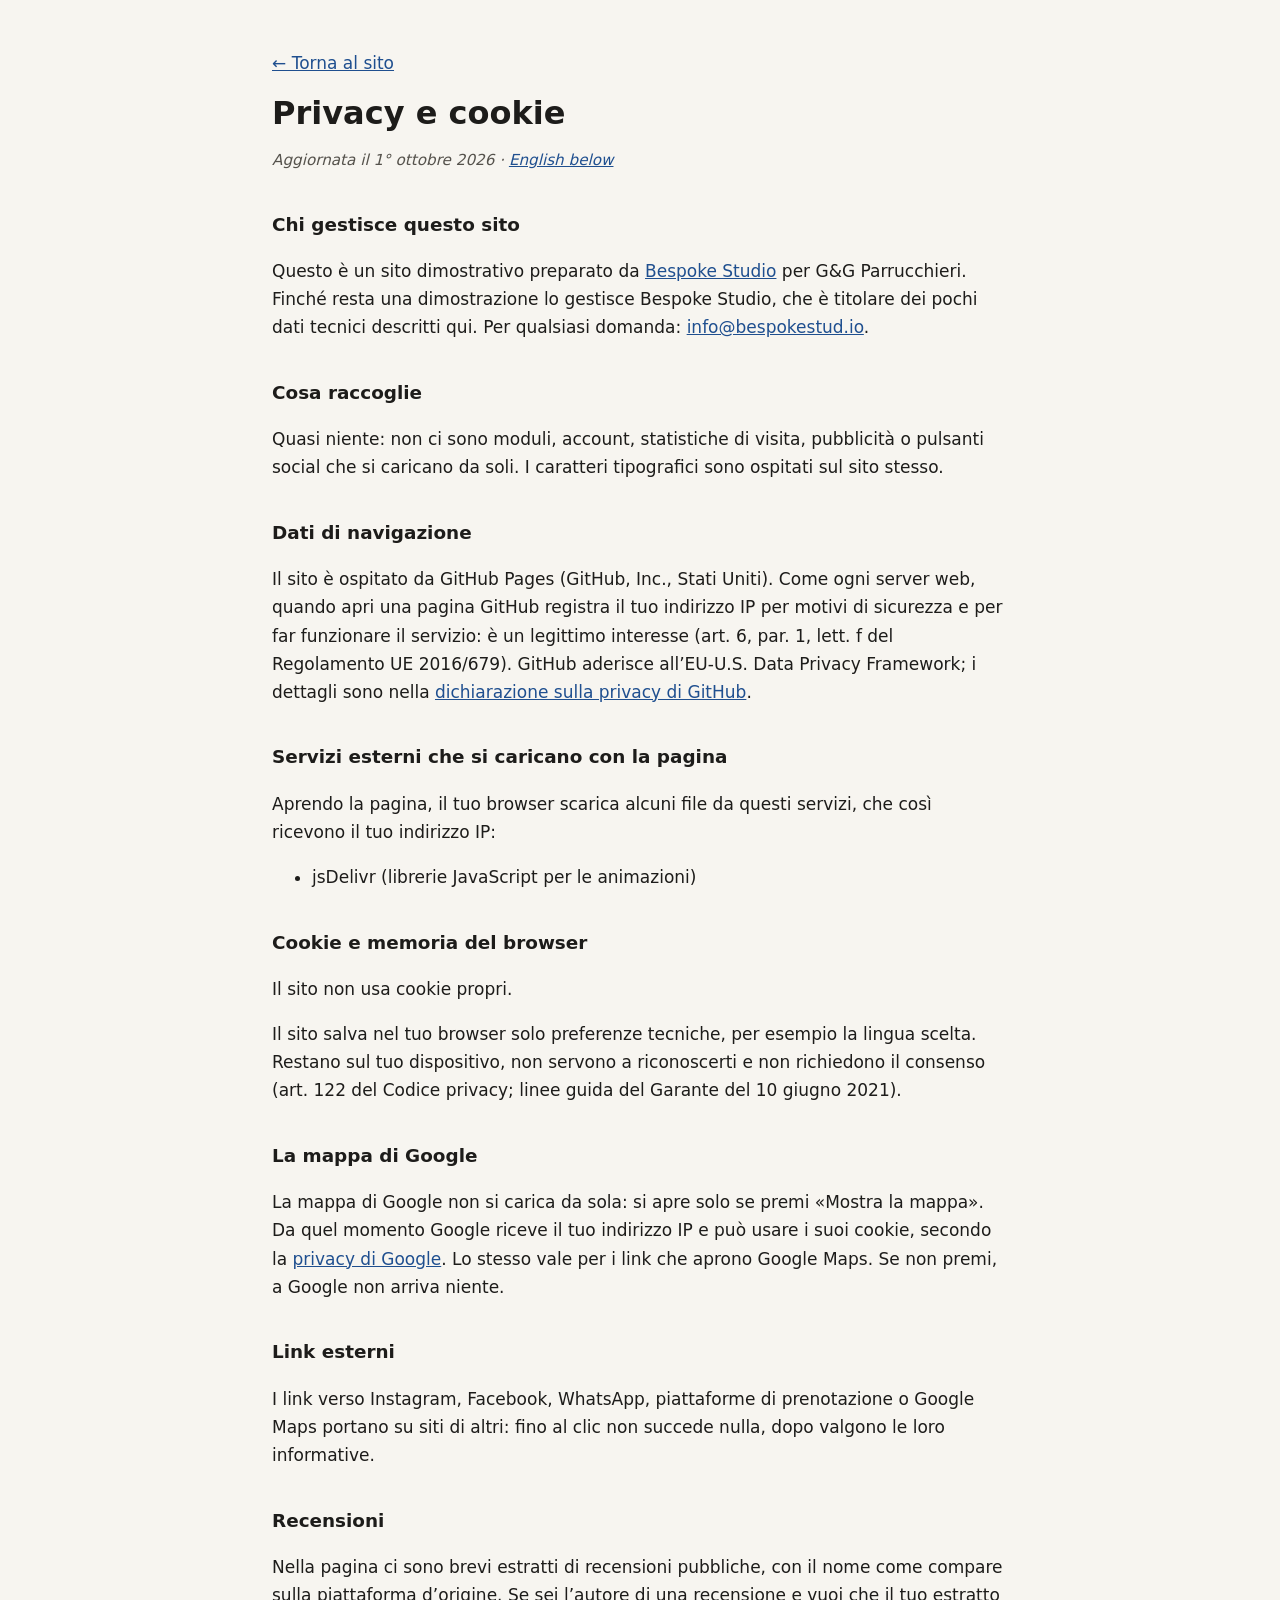
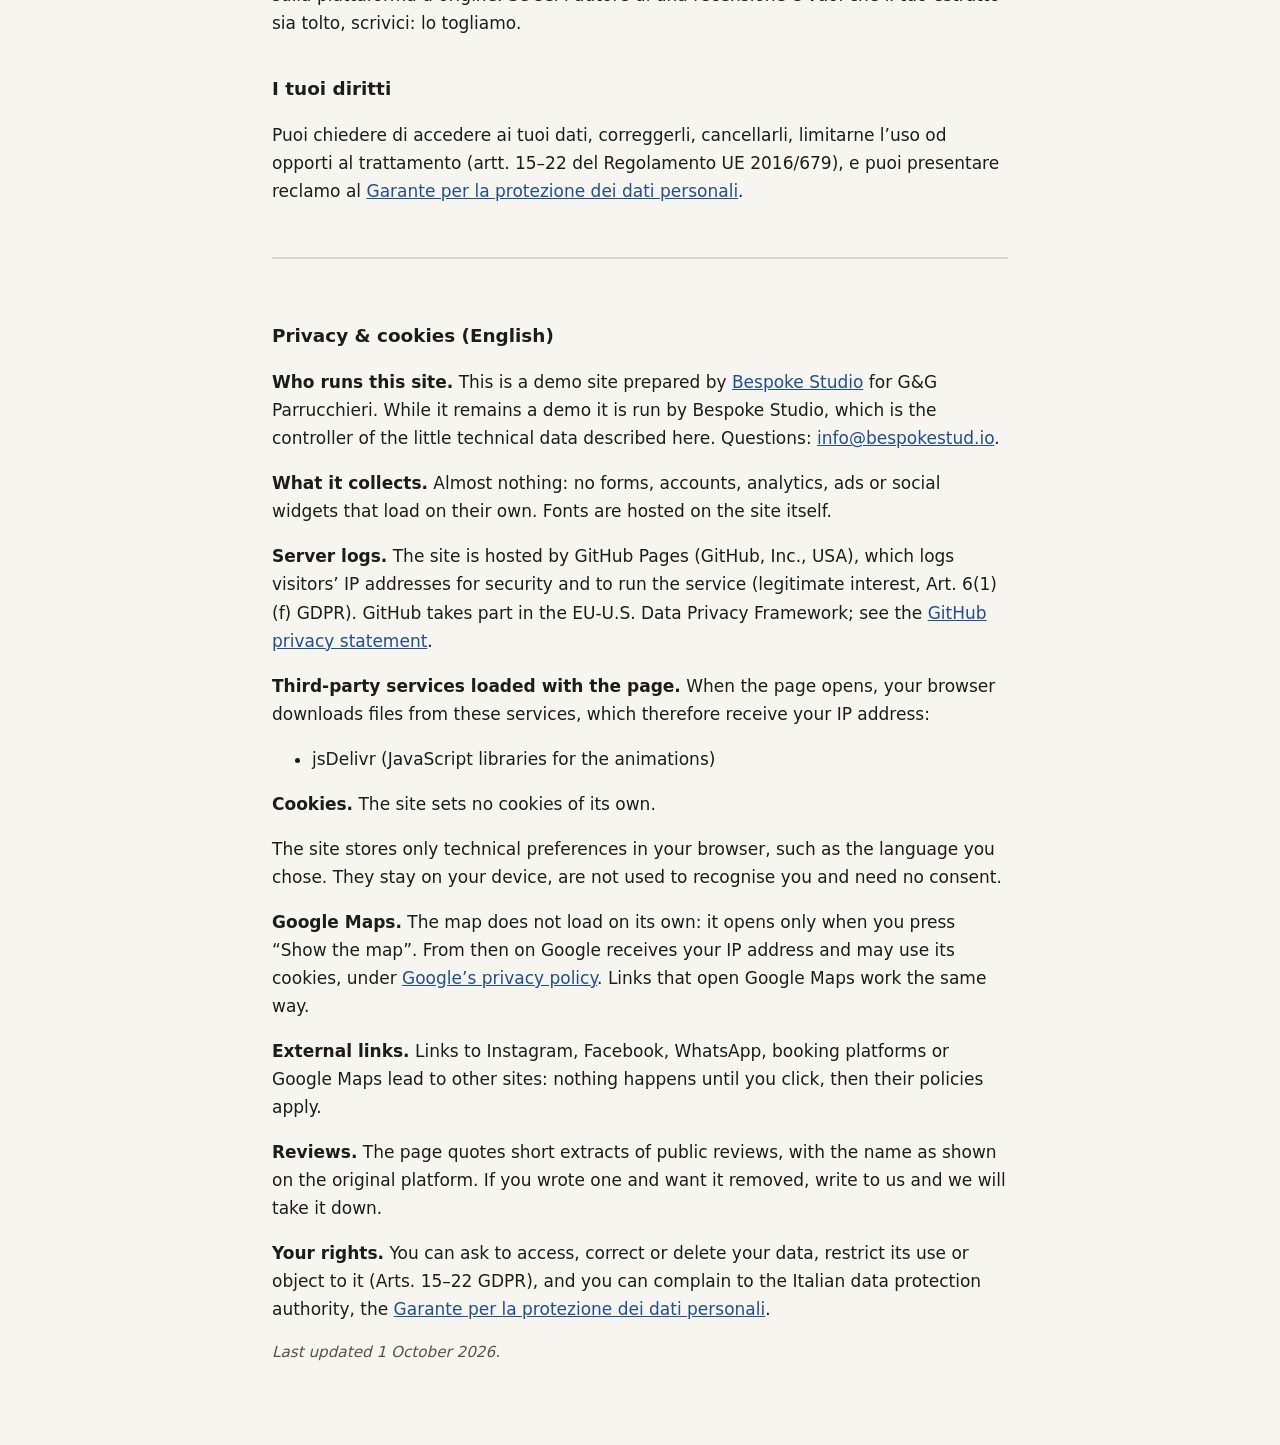
<file: privacy.html>
<!DOCTYPE html>
<html lang="it">
<head>
  <meta charset="UTF-8">
  <meta name="viewport" content="width=device-width, initial-scale=1.0">
  <meta name="robots" content="noindex">
  <title>Privacy e cookie · G&amp;G Parrucchieri</title>
  <meta name="description" content="Informativa privacy e cookie del sito G&amp;G Parrucchieri.">
  <style>
    body { margin: 0; background: #f7f5f0; color: #1d1c1a; font: 17px/1.65 system-ui, -apple-system, "Segoe UI", Roboto, sans-serif; }
    main { max-width: 46rem; margin: 0 auto; padding: 32px 20px 64px; }
    h1 { font-size: 2rem; line-height: 1.2; margin: 0.4em 0 0.2em; }
    h2 { font-size: 1.15rem; margin: 2em 0 0.4em; }
    a { color: #1f4f8f; }
    .data { color: #55524c; font-style: italic; font-size: 0.95rem; }
    .en { margin-top: 3em; padding-top: 1.5em; border-top: 2px solid #ddd8cc; }
    code { font-size: 0.9em; background: #ebe7dc; padding: 0 4px; border-radius: 3px; }
  </style>
</head>
<body>
<main>
  <p><a href="index.html">← Torna al sito</a></p>
  <h1>Privacy e cookie</h1>
  <p class="data">Aggiornata il 1° ottobre 2026 · <a href="#english" lang="en">English below</a></p>
  <h2>Chi gestisce questo sito</h2>
  <p>Questo è un sito dimostrativo preparato da <a href="https://bespokestud.io" rel="noopener">Bespoke Studio</a> per G&amp;G Parrucchieri. Finché resta una dimostrazione lo gestisce Bespoke Studio, che è titolare dei pochi dati tecnici descritti qui. Per qualsiasi domanda: <a href="mailto:info@bespokestud.io">info@bespokestud.io</a>.</p>
  <h2>Cosa raccoglie</h2>
  <p>Quasi niente: non ci sono moduli, account, statistiche di visita, pubblicità o pulsanti social che si caricano da soli. I caratteri tipografici sono ospitati sul sito stesso.</p>
  <h2>Dati di navigazione</h2>
  <p>Il sito è ospitato da GitHub Pages (GitHub, Inc., Stati Uniti). Come ogni server web, quando apri una pagina GitHub registra il tuo indirizzo IP per motivi di sicurezza e per far funzionare il servizio: è un legittimo interesse (art. 6, par. 1, lett. f del Regolamento UE 2016/679). GitHub aderisce all’EU-U.S. Data Privacy Framework; i dettagli sono nella <a href="https://docs.github.com/site-policy/privacy-policies/github-general-privacy-statement" rel="noopener">dichiarazione sulla privacy di GitHub</a>.</p>
  <h2>Servizi esterni che si caricano con la pagina</h2>
  <p>Aprendo la pagina, il tuo browser scarica alcuni file da questi servizi, che così ricevono il tuo indirizzo IP:</p>
  <ul><li>jsDelivr (librerie JavaScript per le animazioni)</li></ul>
  <h2>Cookie e memoria del browser</h2>
  <p>Il sito non usa cookie propri.</p>
  <p>Il sito salva nel tuo browser solo preferenze tecniche, per esempio la lingua scelta. Restano sul tuo dispositivo, non servono a riconoscerti e non richiedono il consenso (art. 122 del Codice privacy; linee guida del Garante del 10 giugno 2021).</p>
  <h2>La mappa di Google</h2>
  <p>La mappa di Google non si carica da sola: si apre solo se premi «Mostra la mappa». Da quel momento Google riceve il tuo indirizzo IP e può usare i suoi cookie, secondo la <a href="https://policies.google.com/privacy?hl=it" rel="noopener">privacy di Google</a>. Lo stesso vale per i link che aprono Google Maps. Se non premi, a Google non arriva niente.</p>
  <h2>Link esterni</h2>
  <p>I link verso Instagram, Facebook, WhatsApp, piattaforme di prenotazione o Google Maps portano su siti di altri: fino al clic non succede nulla, dopo valgono le loro informative.</p>
  <h2>Recensioni</h2>
  <p>Nella pagina ci sono brevi estratti di recensioni pubbliche, con il nome come compare sulla piattaforma d’origine. Se sei l’autore di una recensione e vuoi che il tuo estratto sia tolto, scrivici: lo togliamo.</p>
  <h2>I tuoi diritti</h2>
  <p>Puoi chiedere di accedere ai tuoi dati, correggerli, cancellarli, limitarne l’uso od opporti al trattamento (artt. 15–22 del Regolamento UE 2016/679), e puoi presentare reclamo al <a href="https://www.garanteprivacy.it" rel="noopener">Garante per la protezione dei dati personali</a>.</p>
  <div class="en" id="english" lang="en">
    <h2>Privacy &amp; cookies (English)</h2>
    <p><strong>Who runs this site.</strong> This is a demo site prepared by <a href="https://bespokestud.io" rel="noopener">Bespoke Studio</a> for G&amp;G Parrucchieri. While it remains a demo it is run by Bespoke Studio, which is the controller of the little technical data described here. Questions: <a href="mailto:info@bespokestud.io">info@bespokestud.io</a>.</p>
    <p><strong>What it collects.</strong> Almost nothing: no forms, accounts, analytics, ads or social widgets that load on their own. Fonts are hosted on the site itself.</p>
    <p><strong>Server logs.</strong> The site is hosted by GitHub Pages (GitHub, Inc., USA), which logs visitors’ IP addresses for security and to run the service (legitimate interest, Art. 6(1)(f) GDPR). GitHub takes part in the EU-U.S. Data Privacy Framework; see the <a href="https://docs.github.com/site-policy/privacy-policies/github-general-privacy-statement" rel="noopener">GitHub privacy statement</a>.</p>
    <p><strong>Third-party services loaded with the page.</strong> When the page opens, your browser downloads files from these services, which therefore receive your IP address:</p><ul><li>jsDelivr (JavaScript libraries for the animations)</li></ul>
    <p><strong>Cookies.</strong> The site sets no cookies of its own.</p>
    <p>The site stores only technical preferences in your browser, such as the language you chose. They stay on your device, are not used to recognise you and need no consent.</p>
    <p><strong>Google Maps.</strong> The map does not load on its own: it opens only when you press “Show the map”. From then on Google receives your IP address and may use its cookies, under <a href="https://policies.google.com/privacy?hl=en" rel="noopener">Google’s privacy policy</a>. Links that open Google Maps work the same way.</p>
    <p><strong>External links.</strong> Links to Instagram, Facebook, WhatsApp, booking platforms or Google Maps lead to other sites: nothing happens until you click, then their policies apply.</p>
    <p><strong>Reviews.</strong> The page quotes short extracts of public reviews, with the name as shown on the original platform. If you wrote one and want it removed, write to us and we will take it down.</p>
    <p><strong>Your rights.</strong> You can ask to access, correct or delete your data, restrict its use or object to it (Arts. 15–22 GDPR), and you can complain to the Italian data protection authority, the <a href="https://www.garanteprivacy.it" rel="noopener">Garante per la protezione dei dati personali</a>.</p>
    <p class="data">Last updated 1 October 2026.</p>
  </div>
</main>
</body>
</html>
</file>
